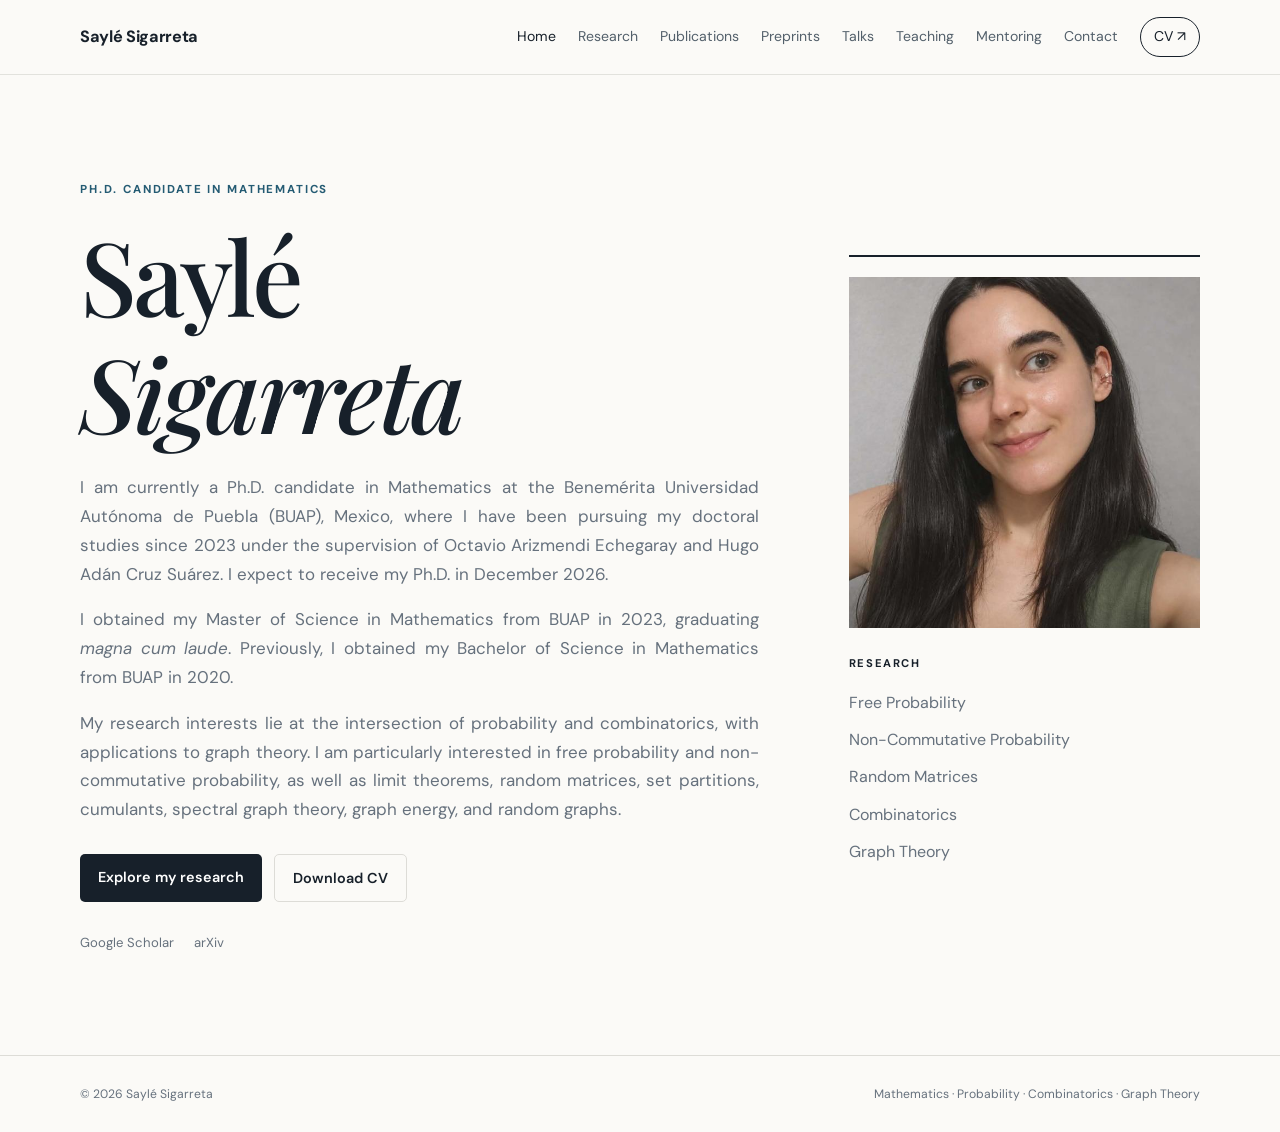
<file: index.html>
<!DOCTYPE html>
<html lang="en">

<head>
  <meta charset="UTF-8">
  <meta name="viewport" content="width=device-width, initial-scale=1.0">

  <meta name="description"
        content="Saylé Sigarreta — Ph.D. Candidate in Mathematics. Probability, combinatorics, free probability, and graph theory.">

  <meta name="author" content="Saylé Sigarreta">

  <title>Saylé Sigarreta | Mathematics</title>

  <link rel="stylesheet" href="css/style.css">
  <link rel="icon" href="assets/favicon.svg" type="image/svg+xml">
</head>

<body>

<header class="site-header">

  <div class="container nav-wrap">

    <a class="brand" href="index.html">
      Saylé Sigarreta
    </a>

    <button
      class="menu-toggle"
      aria-label="Open menu"
      aria-expanded="false">
      ☰
    </button>

    <nav class="nav" aria-label="Main navigation">

      <a class="active" href="index.html">Home</a>
      <a href="research.html">Research</a>
      <a href="publications.html">Publications</a>
      <a href="preprints.html">Preprints</a>
      <a href="talks.html">Talks</a>
      <a href="teaching.html">Teaching</a>
      <a href="mentoring.html">Mentoring</a>
      <a href="contact.html">Contact</a>
      <a class="nav-cv" href="assets/cv.pdf">CV ↗</a>

    </nav>

  </div>

</header>


<main>

<section class="hero">

  <div class="container hero-grid">

    <div>

      <p class="eyebrow">
        Ph.D. Candidate in Mathematics
      </p>

      <h1>
        Saylé<br>
        <span>Sigarreta</span>
      </h1>


      <!-- EDUCATION -->

      <p class="lead">
        I am currently a Ph.D. candidate in Mathematics at the
        Benemérita Universidad Autónoma de Puebla (BUAP), Mexico,
        where I have been pursuing my doctoral studies since 2023
        under the supervision of Octavio Arizmendi Echegaray and
        Hugo Adán Cruz Suárez. I expect to receive my Ph.D. in
        December 2026.
      </p>

      <p class="lead">
        I obtained my Master of Science in Mathematics from BUAP in
        2023, graduating <em>magna cum laude</em>. Previously, I
        obtained my Bachelor of Science in Mathematics from BUAP in
        2020.
      </p>


      <!-- RESEARCH -->

      <p class="lead">
        My research interests lie at the intersection of probability
        and combinatorics, with applications to graph theory. I am
        particularly interested in free probability and
        non-commutative probability, as well as limit theorems,
        random matrices, set partitions, cumulants, spectral graph
        theory, graph energy, and random graphs.
      </p>


      <!-- BUTTONS -->

      <div class="buttons">

        <a class="button primary" href="research.html">
          Explore my research
        </a>

        <a class="button secondary" href="assets/cv.pdf">
          Download CV
        </a>

      </div>


      <!-- QUICK LINKS -->

      <div class="quick-links">

        <a href="#" aria-label="Google Scholar">
          Google Scholar
        </a>

        <a href="#" aria-label="arXiv">
          arXiv
        </a>

      </div>

    </div>


    <!-- RESEARCH CARD -->

    <aside class="hero-card">

      <div class="photo">
  <img src="assets/sayle.jpg" alt="Saylé Sigarreta">
    </div>

      <p class="card-label">
        Research
      </p>

      <ul>
        <li>Free Probability</li>
        <li>Non-Commutative Probability</li>
        <li>Random Matrices</li>
        <li>Combinatorics</li>
        <li>Graph Theory</li>
      </ul>

    </aside>

  </div>

</section>

</main>


<footer class="footer">

  <div class="container footer-inner">

    <span>
      © 2026 Saylé Sigarreta
    </span>

    <span>
      Mathematics · Probability · Combinatorics · Graph Theory
    </span>

  </div>

</footer>


<script src="js/script.js"></script>

</body>
</html>
</file>
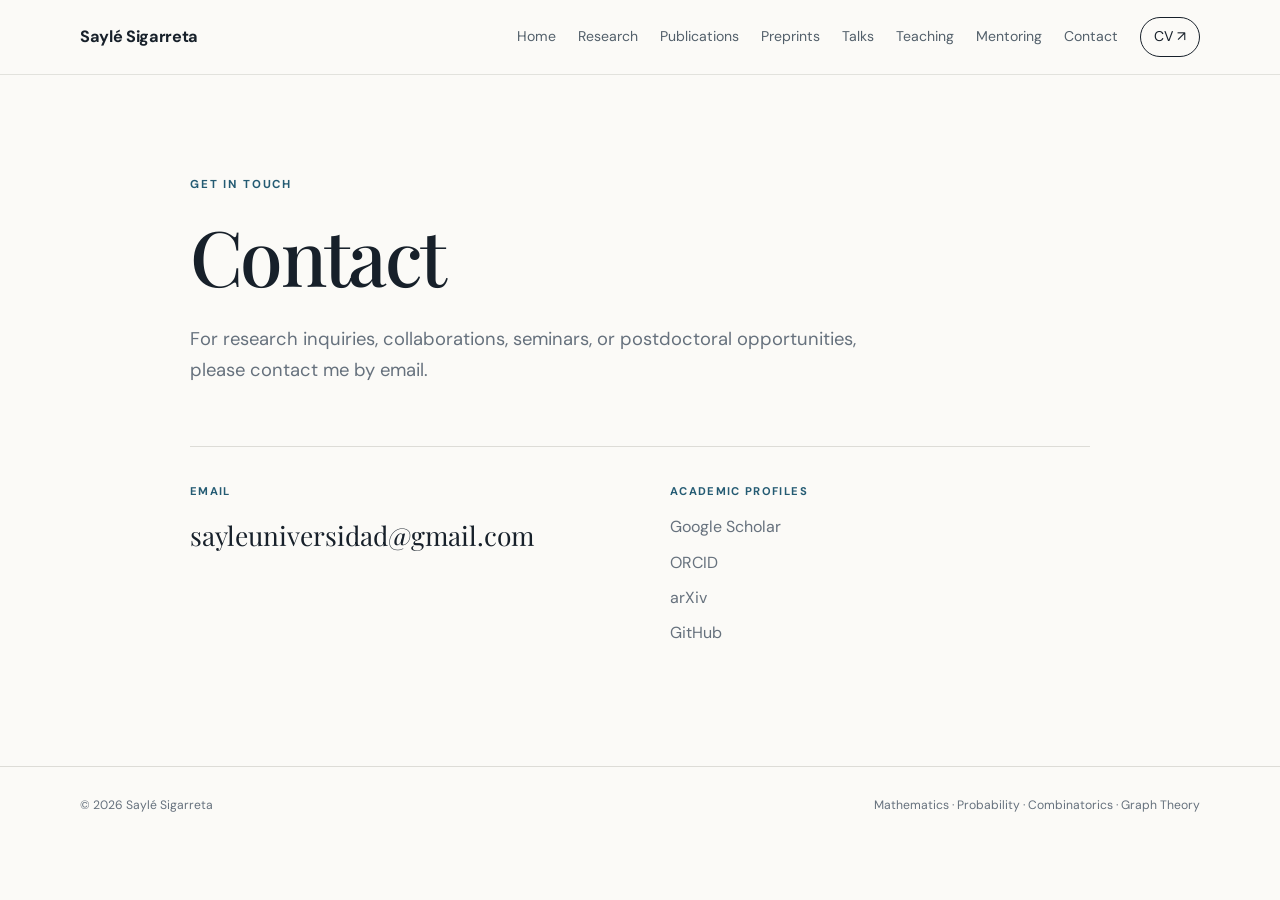
<file: contact.html>
<!DOCTYPE html>
<html lang="en">
<head>
  <meta charset="UTF-8"><meta name="viewport" content="width=device-width, initial-scale=1.0">
  <meta name="description" content="Saylé Sigarreta — Contact.">
  <title>Contact | Saylé Sigarreta</title>
  <link rel="stylesheet" href="css/style.css"><link rel="icon" href="assets/favicon.svg" type="image/svg+xml">
</head>
<body>
<header class="site-header"><div class="container nav-wrap">
<a class="brand" href="index.html">Saylé Sigarreta</a><button class="menu-toggle" aria-label="Open menu" aria-expanded="false">☰</button>
<nav class="nav" aria-label="Main navigation">
<a href="index.html">Home</a><a href="research.html">Research</a><a href="publications.html">Publications</a><a href="preprints.html">Preprints</a><a href="talks.html">Talks</a><a href="teaching.html">Teaching</a><a href="mentoring.html">Mentoring</a><a href="contact.html">Contact</a><a class="nav-cv" href="assets/cv.pdf">CV ↗</a>
</nav></div></header>
<main><section class="page-section"><div class="container narrow"><p class="eyebrow">Get in touch</p>
<h1>Contact</h1>
<p class="page-intro">For research inquiries, collaborations, seminars, or postdoctoral opportunities, please contact me by email.</p>
<div class="contact-grid">
  <div><span class="contact-label">Email</span><a class="big-link" href="mailto:sayleuniversidad@gmail.com">sayleuniversidad@gmail.com</a></div>
  <div><span class="contact-label">Academic profiles</span><div class="contact-links"><a href="#">Google Scholar</a><a href="#">ORCID</a><a href="#">arXiv</a><a href="#">GitHub</a></div></div>
</div></div></section></main>
<footer class="footer"><div class="container footer-inner"><span>© 2026 Saylé Sigarreta</span><span>Mathematics · Probability · Combinatorics · Graph Theory</span></div></footer>
<script src="js/script.js"></script></body></html>
</file>
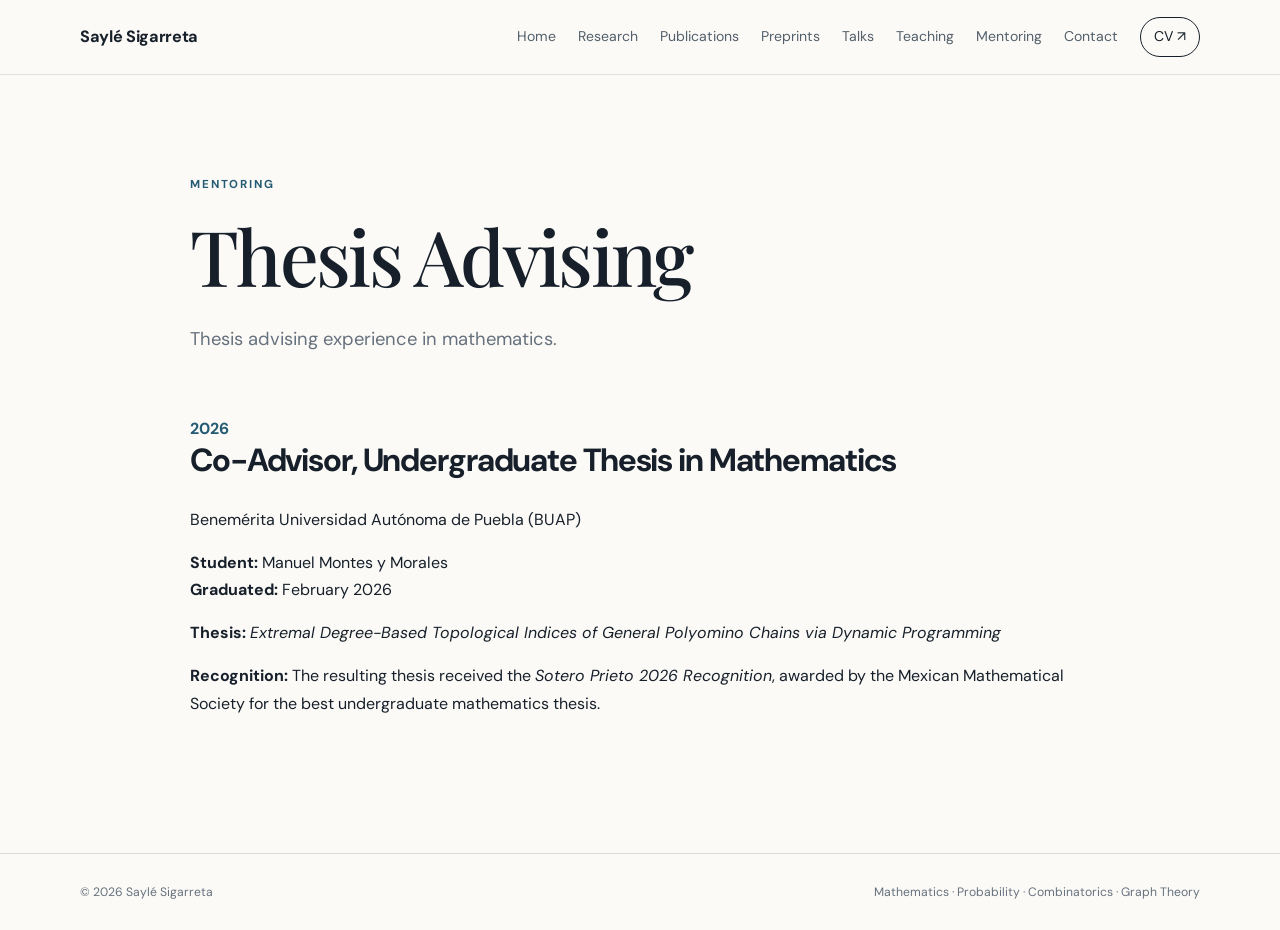
<file: mentoring.html>
<!DOCTYPE html>
<html lang="en">

<head>
  <meta charset="UTF-8">
  <meta name="viewport" content="width=device-width, initial-scale=1.0">

  <meta name="description" content="Saylé Sigarreta — Thesis Advising.">

  <title>Mentoring | Saylé Sigarreta</title>

  <link rel="stylesheet" href="css/style.css">
  <link rel="icon" href="assets/favicon.svg" type="image/svg+xml">
</head>

<body>

<header class="site-header">
  <div class="container nav-wrap">

    <a class="brand" href="index.html">Saylé Sigarreta</a>

    <button
      class="menu-toggle"
      aria-label="Open menu"
      aria-expanded="false">
      ☰
    </button>

    <nav class="nav" aria-label="Main navigation">
      <a href="index.html">Home</a>
      <a href="research.html">Research</a>
      <a href="publications.html">Publications</a>
      <a href="preprints.html">Preprints</a>
      <a href="talks.html">Talks</a>
      <a href="teaching.html">Teaching</a>
      <a href="mentoring.html">Mentoring</a>
      <a href="contact.html">Contact</a>
      <a class="nav-cv" href="assets/cv.pdf">CV ↗</a>
    </nav>

  </div>
</header>

<main>

  <section class="page-section">

    <div class="container narrow">

      <p class="eyebrow">Mentoring</p>

      <h1>Thesis Advising</h1>

      <p class="page-intro">
        Thesis advising experience in mathematics.
      </p>

      <div class="teaching-item">

        <span class="pub-year">2026</span>

        <div>

          <h2>Co-Advisor, Undergraduate Thesis in Mathematics</h2>

          <p class="institution">
            Benemérita Universidad Autónoma de Puebla (BUAP)
          </p>

          <p>
            <strong>Student:</strong>
            Manuel Montes y Morales
            <br>
            <strong>Graduated:</strong>
            February 2026
          </p>

          <p>
            <strong>Thesis:</strong>
            <em>
              Extremal Degree-Based Topological Indices of General
              Polyomino Chains via Dynamic Programming
            </em>
          </p>

          <p class="recognition">
            <strong>Recognition:</strong>
            The resulting thesis received the
            <em>Sotero Prieto 2026 Recognition</em>,
            awarded by the Mexican Mathematical Society for the
            best undergraduate mathematics thesis.
          </p>

        </div>

      </div>

    </div>

  </section>

</main>

<footer class="footer">

  <div class="container footer-inner">

    <span>© 2026 Saylé Sigarreta</span>

    <span>
      Mathematics · Probability · Combinatorics · Graph Theory
    </span>

  </div>

</footer>

<script src="js/script.js"></script>

</body>
</html>
</file>
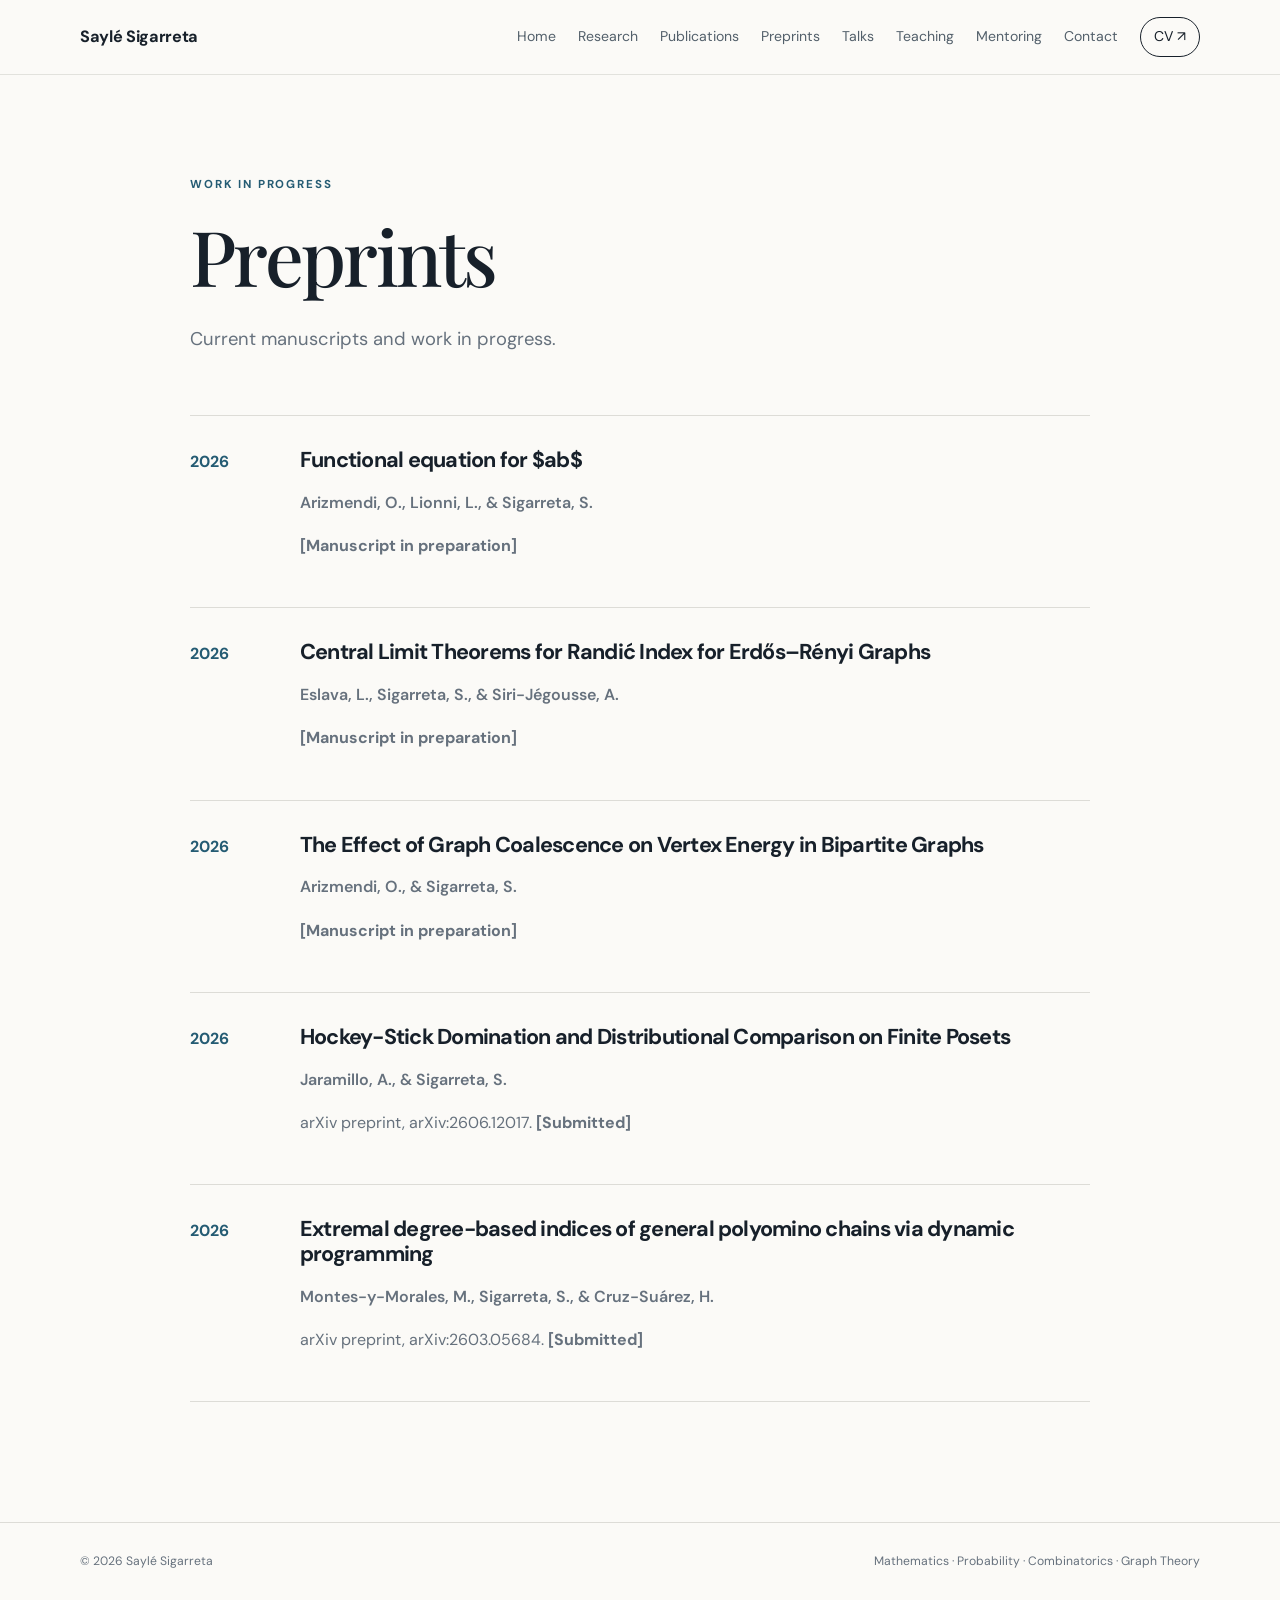
<file: preprints.html>
<!DOCTYPE html>
<html lang="en"> 
<head>
  <meta charset="UTF-8">
  <meta name="viewport" content="width=device-width, initial-scale=1.0">
  <meta name="description" content="Saylé Sigarreta — Preprints.">
  <title>Preprints | Saylé Sigarreta</title>

  <link rel="stylesheet" href="css/style.css">
  <link rel="icon" href="assets/favicon.svg" type="image/svg+xml">
</head>

<body>

<header class="site-header">
  <div class="container nav-wrap">

    <a class="brand" href="index.html">Saylé Sigarreta</a>

    <button
      class="menu-toggle"
      aria-label="Open menu"
      aria-expanded="false">
      ☰
    </button>

    <nav class="nav" aria-label="Main navigation">
      <a href="index.html">Home</a>
      <a href="research.html">Research</a>
      <a href="publications.html">Publications</a>
      <a href="preprints.html">Preprints</a>
      <a href="talks.html">Talks</a>
      <a href="teaching.html">Teaching</a>
      <a href="mentoring.html">Mentoring</a>
      <a href="contact.html">Contact</a>
      <a class="nav-cv" href="assets/cv.pdf">CV ↗</a>
    </nav>

  </div>
</header>

<main>

  <section class="page-section">
    <div class="container narrow">

      <p class="eyebrow">Work in progress</p>

      <h1>Preprints</h1>

      <p class="page-intro">
        Current manuscripts and work in progress.
      </p>


      <!-- 2026 -->
       <div class="publication">

        <span class="pub-year">2026</span>

        <div>
          <h2>
            Functional equation for $ab$
          </h2>

          <p class="authors">
            Arizmendi, O., Lionni, L., &amp; Sigarreta, S.
          </p>

          <p class="journal">
            <strong>[Manuscript in preparation]</strong>
          </p>
        </div>

      </div>


      <div class="publication">

        <span class="pub-year">2026</span>

        <div>
          <h2>
            Central Limit Theorems for Randić Index for Erdős–Rényi Graphs
          </h2>

          <p class="authors">
            Eslava, L., Sigarreta, S., &amp; Siri-Jégousse, A.
          </p>

          <p class="journal">
            <strong>[Manuscript in preparation]</strong>
          </p>
        </div>

      </div>


      <div class="publication">

        <span class="pub-year">2026</span>

        <div>
          <h2>
            The Effect of Graph Coalescence on Vertex Energy in Bipartite Graphs
          </h2>

          <p class="authors">
            Arizmendi, O., &amp; Sigarreta, S.
          </p>

          <p class="journal">
            <strong>[Manuscript in preparation]</strong>
          </p>
        </div>

      </div>

   

      <div class="publication">

        <span class="pub-year">2026</span>

        <div>
          <h2>
            Hockey-Stick Domination and Distributional Comparison on Finite Posets
          </h2>

          <p class="authors">
            Jaramillo, A., &amp; Sigarreta, S.
          </p>

          <p class="journal">
            arXiv preprint, arXiv:2606.12017.
            <strong>[Submitted]</strong>
          </p>
        </div>

      </div>


      <div class="publication">

        <span class="pub-year">2026</span>

        <div>
          <h2>
            Extremal degree-based indices of general polyomino chains via dynamic programming
          </h2>

          <p class="authors">
            Montes-y-Morales, M., Sigarreta, S., &amp; Cruz-Suárez, H.
          </p>

          <p class="journal">
            arXiv preprint, arXiv:2603.05684.
            <strong>[Submitted]</strong>
          </p>
        </div>

      </div>


    
  </section>

</main>

<footer class="footer">
  <div class="container footer-inner">
    <span>© 2026 Saylé Sigarreta</span>
    <span>Mathematics · Probability · Combinatorics · Graph Theory</span>
  </div>
</footer>

<script src="js/script.js"></script>

</body>
</html>
</file>
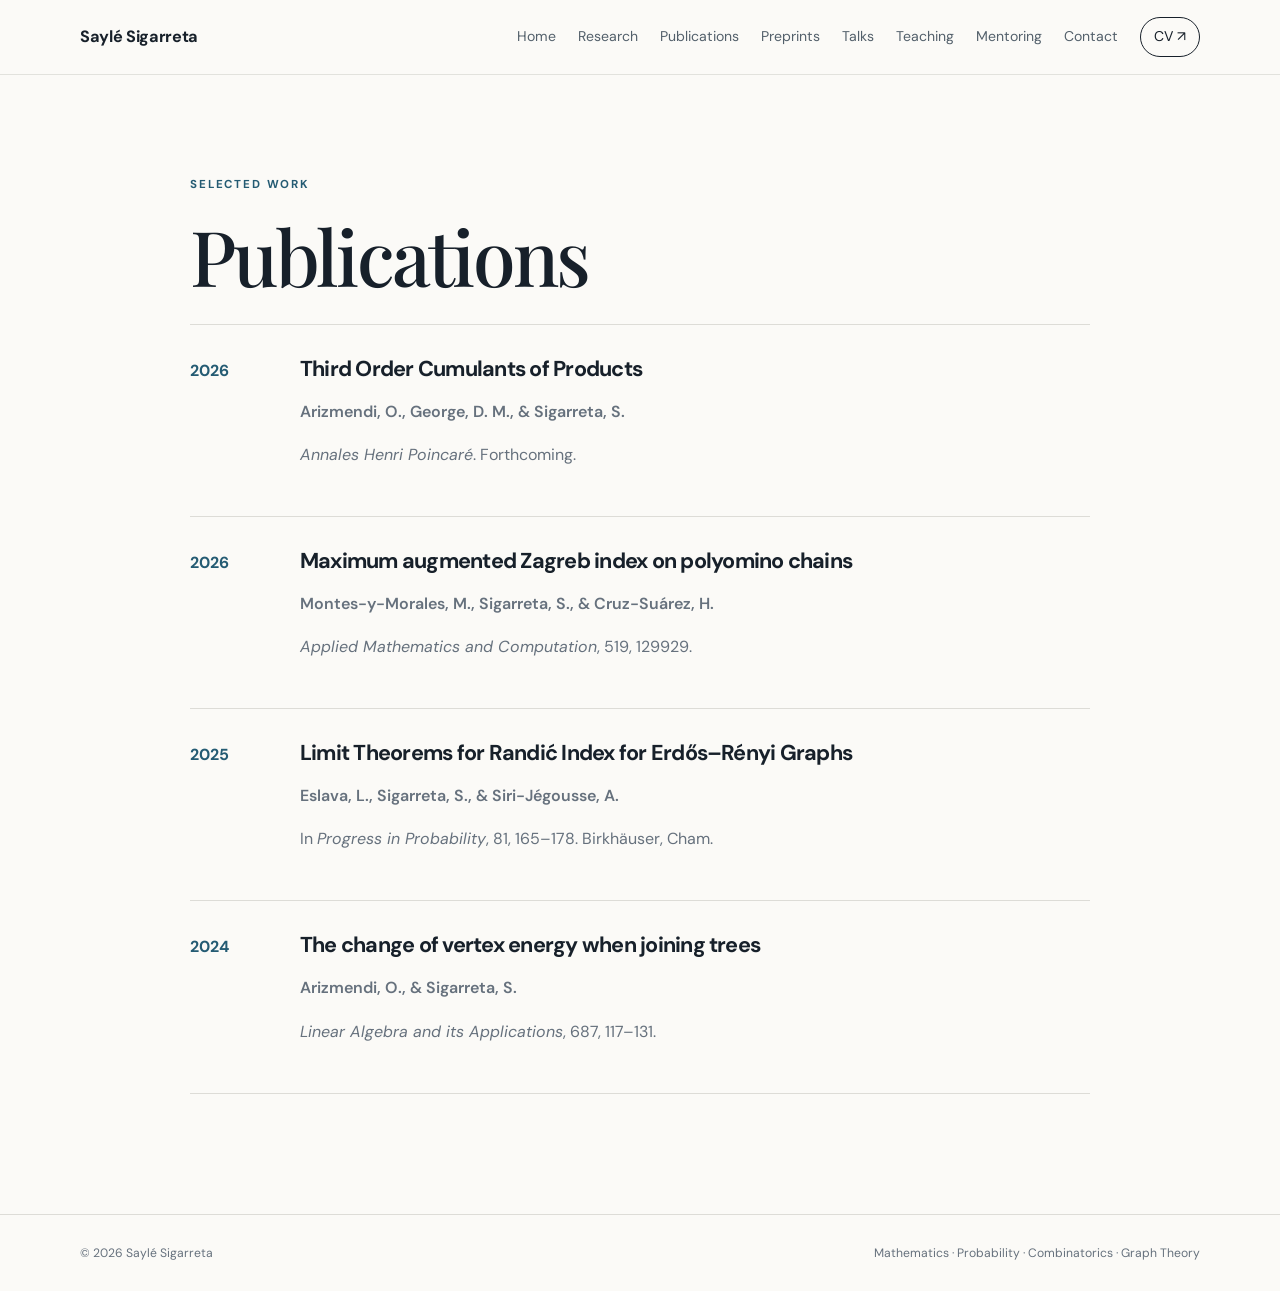
<file: publications.html>
<!DOCTYPE html>
<html lang="en">
<head>
  <meta charset="UTF-8">
  <meta name="viewport" content="width=device-width, initial-scale=1.0">
  <meta name="description" content="Saylé Sigarreta — Publications.">
  <title>Publications | Saylé Sigarreta</title>

  <link rel="stylesheet" href="css/style.css">
  <link rel="icon" href="assets/favicon.svg" type="image/svg+xml">
</head>

<body>

<header class="site-header">
  <div class="container nav-wrap">

    <a class="brand" href="index.html">Saylé Sigarreta</a>

    <button
      class="menu-toggle"
      aria-label="Open menu"
      aria-expanded="false">
      ☰
    </button>

    <nav class="nav" aria-label="Main navigation">
      <a href="index.html">Home</a>
      <a href="research.html">Research</a>
      <a href="publications.html">Publications</a>
      <a href="preprints.html">Preprints</a>
      <a href="talks.html">Talks</a>
      <a href="teaching.html">Teaching</a>
      <a href="mentoring.html">Mentoring</a>
      <a href="contact.html">Contact</a>
      <a class="nav-cv" href="assets/cv.pdf">CV ↗</a>
    </nav>

  </div>
</header>

<main>

  <section class="page-section">
    <div class="container narrow">

      <p class="eyebrow">Selected work</p>

      <h1>Publications</h1>

      <!-- 2026 -->

      <div class="publication">

        <span class="pub-year">2026</span>

        <div>
          <h2>Third Order Cumulants of Products</h2>

          <p class="authors">
            Arizmendi, O., George, D. M., &amp; Sigarreta, S.
          </p>

          <p class="journal">
            <em>Annales Henri Poincaré</em>. Forthcoming.
          </p>
        </div>

      </div>


      <div class="publication">

        <span class="pub-year">2026</span>

        <div>
          <h2>Maximum augmented Zagreb index on polyomino chains</h2>

          <p class="authors">
            Montes-y-Morales, M., Sigarreta, S., &amp; Cruz-Suárez, H.
          </p>

          <p class="journal">
            <em>Applied Mathematics and Computation</em>, 519, 129929.
          </p>
        </div>

      </div>


      <!-- 2025 -->

      <div class="publication">

        <span class="pub-year">2025</span>

        <div>
          <h2>Limit Theorems for Randić Index for Erdős–Rényi Graphs</h2>

          <p class="authors">
            Eslava, L., Sigarreta, S., &amp; Siri-Jégousse, A.
          </p>

          <p class="journal">
            In <em>Progress in Probability</em>, 81, 165–178.
            Birkhäuser, Cham.
          </p>
        </div>

      </div>


      <!-- 2024 -->

      <div class="publication">

        <span class="pub-year">2024</span>

        <div>
          <h2>The change of vertex energy when joining trees</h2>

          <p class="authors">
            Arizmendi, O., &amp; Sigarreta, S.
          </p>

          <p class="journal">
            <em>Linear Algebra and its Applications</em>, 687, 117–131.
          </p>
        </div>

      </div>

    </div>
  </section>

</main>

<footer class="footer">
  <div class="container footer-inner">
    <span>© 2026 Saylé Sigarreta</span>
    <span>Mathematics · Probability · Combinatorics · Graph Theory</span>
  </div>
</footer>

<script src="js/script.js"></script>

</body>
</html>
</file>
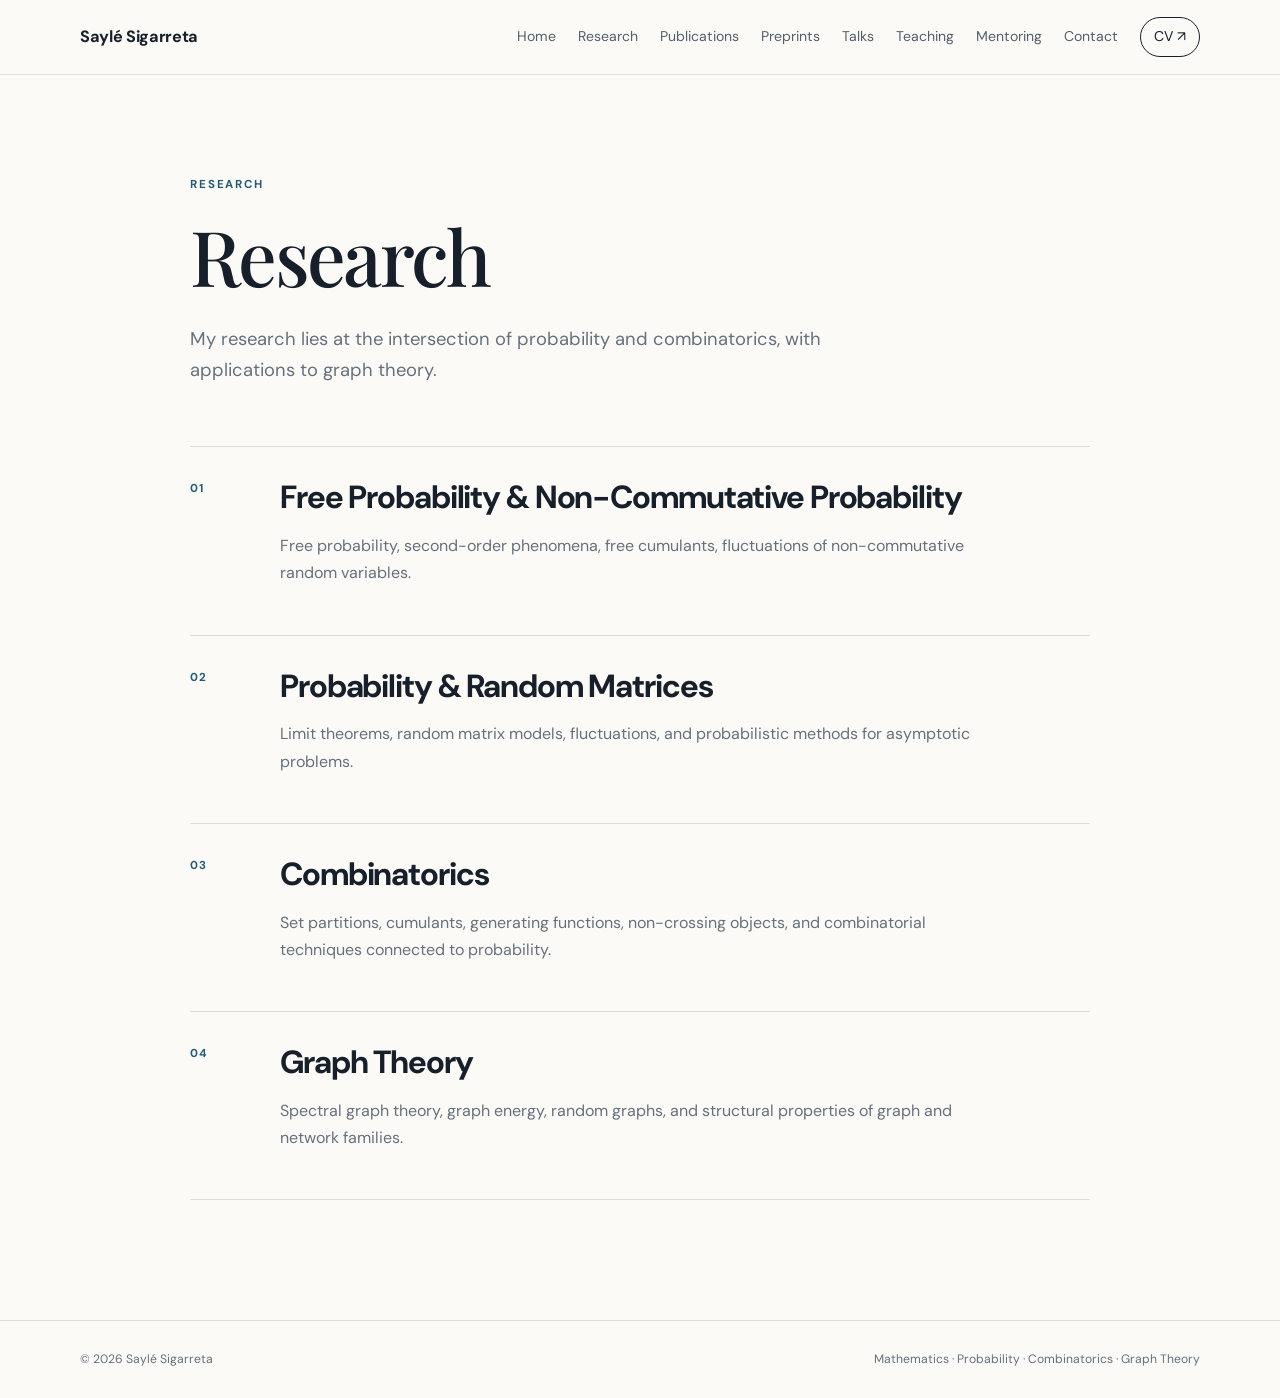
<file: research.html>
<!DOCTYPE html>
<html lang="en">
<head>
  <meta charset="UTF-8"><meta name="viewport" content="width=device-width, initial-scale=1.0">
  <meta name="description" content="Saylé Sigarreta — Research.">
  <title>Research | Saylé Sigarreta</title>
  <link rel="stylesheet" href="css/style.css"><link rel="icon" href="assets/favicon.svg" type="image/svg+xml">
</head>
<body>
<header class="site-header"><div class="container nav-wrap">
<a class="brand" href="index.html">Saylé Sigarreta</a><button class="menu-toggle" aria-label="Open menu" aria-expanded="false">☰</button>
<nav class="nav" aria-label="Main navigation">
<a href="index.html">Home</a><a href="research.html">Research</a><a href="publications.html">Publications</a><a href="preprints.html">Preprints</a><a href="talks.html">Talks</a><a href="teaching.html">Teaching</a><a href="mentoring.html">Mentoring</a><a href="contact.html">Contact</a><a class="nav-cv" href="assets/cv.pdf">CV ↗</a>
</nav></div></header>
<main><section class="page-section"><div class="container narrow"><p class="eyebrow">Research</p>
<h1>Research</h1>
<p class="page-intro">My research lies at the intersection of probability and combinatorics, with applications to graph theory.</p>
<div class="research-list">
  <article><span class="number">01</span><div><h2>Free Probability & Non-Commutative Probability</h2><p>Free probability, second-order phenomena, free cumulants,  fluctuations of non-commutative random variables.</p></div></article>
  <article><span class="number">02</span><div><h2>Probability & Random Matrices</h2><p>Limit theorems, random matrix models, fluctuations, and probabilistic methods for asymptotic problems.</p></div></article>
  <article><span class="number">03</span><div><h2>Combinatorics</h2><p>Set partitions, cumulants, generating functions, non-crossing objects, and combinatorial techniques connected to probability.</p></div></article>
  <article><span class="number">04</span><div><h2>Graph Theory</h2><p>Spectral graph theory, graph energy, random graphs, and structural properties of graph and network families.</p></div></article>
</div></div></section></main>
<footer class="footer"><div class="container footer-inner"><span>© 2026 Saylé Sigarreta</span><span>Mathematics · Probability · Combinatorics · Graph Theory</span></div></footer>
<script src="js/script.js"></script></body></html>
</file>
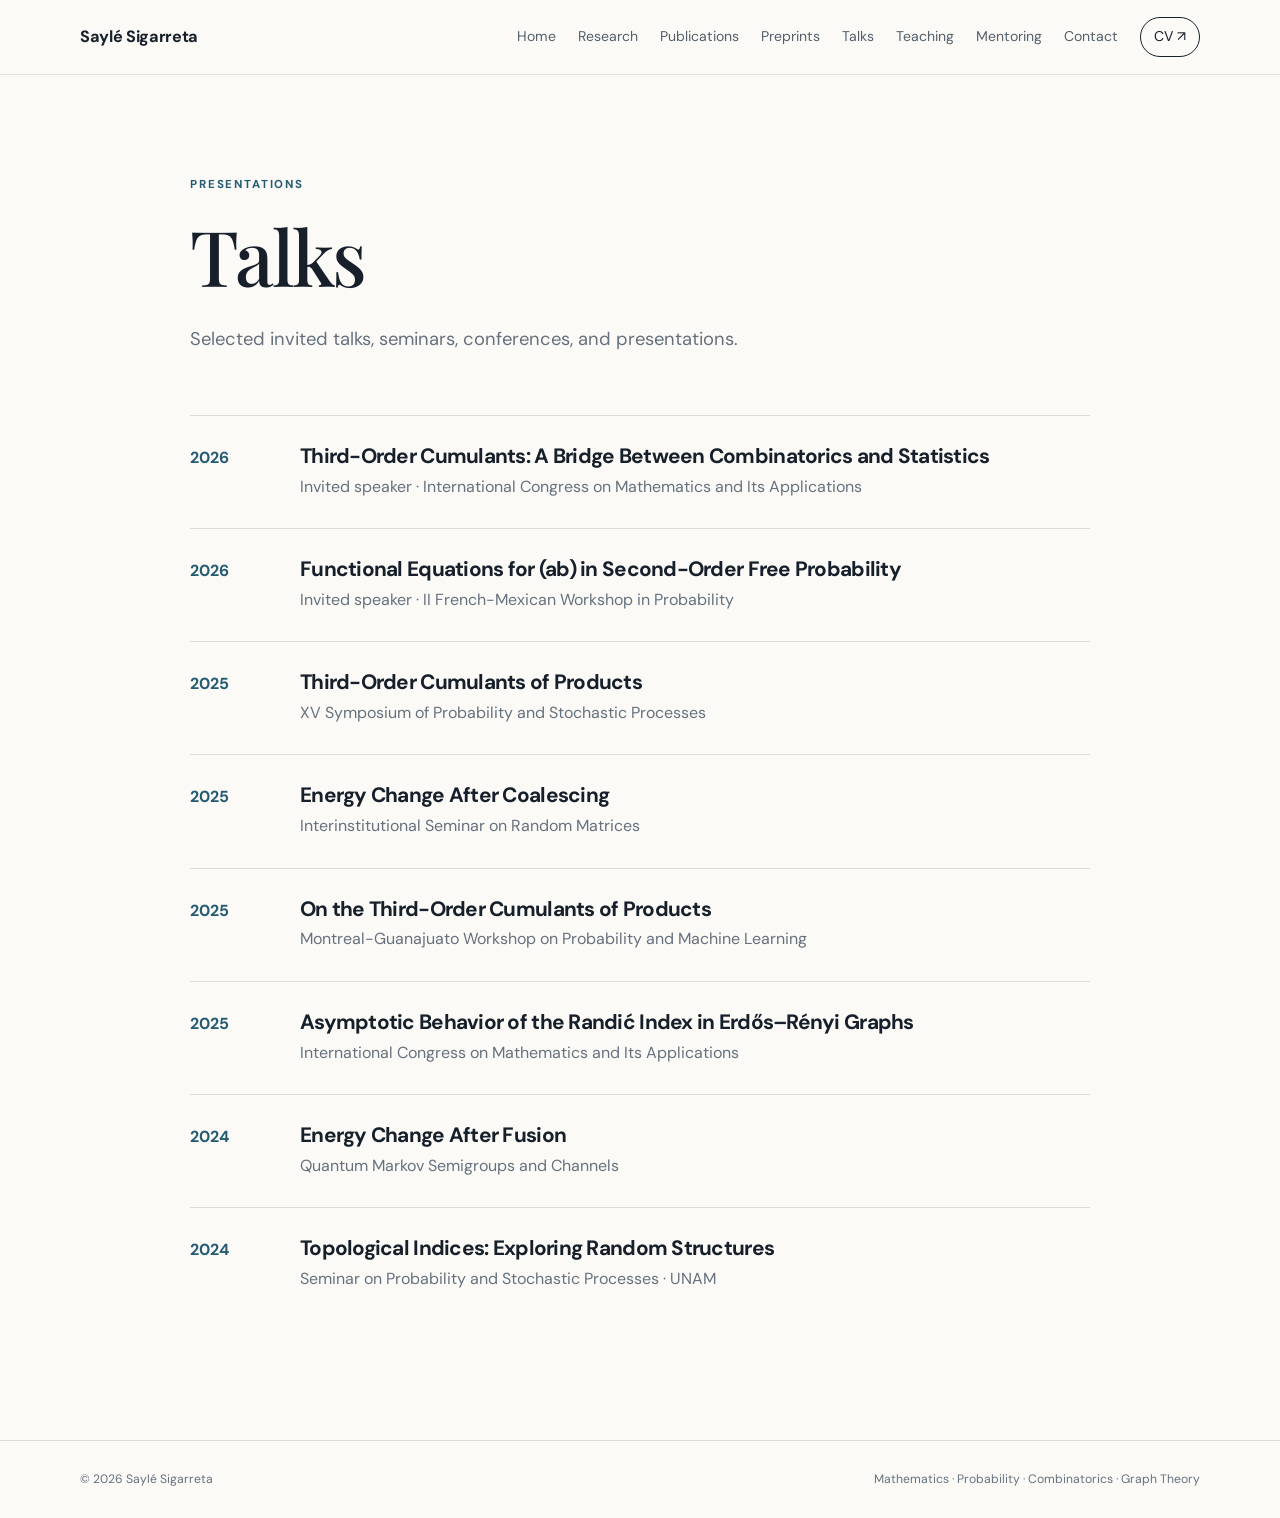
<file: talks.html>
<!DOCTYPE html>
<html lang="en">
<head>
  <meta charset="UTF-8">
  <meta name="viewport" content="width=device-width, initial-scale=1.0">
  <meta name="description" content="Saylé Sigarreta — Talks.">
  <title>Talks | Saylé Sigarreta</title>

  <link rel="stylesheet" href="css/style.css">
  <link rel="icon" href="assets/favicon.svg" type="image/svg+xml">
</head>

<body>

<header class="site-header">
  <div class="container nav-wrap">

    <a class="brand" href="index.html">Saylé Sigarreta</a>

    <button
      class="menu-toggle"
      aria-label="Open menu"
      aria-expanded="false">
      ☰
    </button>

    <nav class="nav" aria-label="Main navigation">
      <a href="index.html">Home</a>
      <a href="research.html">Research</a>
      <a href="publications.html">Publications</a>
      <a href="preprints.html">Preprints</a>
      <a href="talks.html">Talks</a>
      <a href="teaching.html">Teaching</a>
      <a href="mentoring.html">Mentoring</a>
      <a href="contact.html">Contact</a>
      <a class="nav-cv" href="assets/cv.pdf">CV ↗</a>
    </nav>

  </div>
</header>

<main>

  <section class="page-section">
    <div class="container narrow">

      <p class="eyebrow">Presentations</p>

      <h1>Talks</h1>

      <p class="page-intro">
        Selected invited talks, seminars, conferences, and presentations.
      </p>

      <div class="timeline">

        <!-- 2026 -->

        <div>
          <span>2026</span>

          <section>
            <h2>Third-Order Cumulants: A Bridge Between Combinatorics and Statistics</h2>
            <p>
              Invited speaker · International Congress on Mathematics and Its Applications
            </p>
          </section>
        </div>


        <div>
          <span>2026</span>

          <section>
            <h2>Functional Equations for (ab) in Second-Order Free Probability</h2>
            <p>
              Invited speaker · II French-Mexican Workshop in Probability
            </p>
          </section>
        </div>


        <!-- 2025 -->

        <div>
          <span>2025</span>

          <section>
            <h2>Third-Order Cumulants of Products</h2>
            <p>
              XV Symposium of Probability and Stochastic Processes
            </p>
          </section>
        </div>


        <div>
          <span>2025</span>

          <section>
            <h2>Energy Change After Coalescing</h2>
            <p>
              Interinstitutional Seminar on Random Matrices
            </p>
          </section>
        </div>


        <div>
          <span>2025</span>

          <section>
            <h2>On the Third-Order Cumulants of Products</h2>
            <p>
              Montreal-Guanajuato Workshop on Probability and Machine Learning
            </p>
          </section>
        </div>


        <div>
          <span>2025</span>

          <section>
            <h2>Asymptotic Behavior of the Randić Index in Erdős–Rényi Graphs</h2>
            <p>
              International Congress on Mathematics and Its Applications
            </p>
          </section>
        </div>


        <!-- 2024 -->

        <div>
          <span>2024</span>

          <section>
            <h2>Energy Change After Fusion</h2>
            <p>
              Quantum Markov Semigroups and Channels
            </p>
          </section>
        </div>


        <div>
          <span>2024</span>

          <section>
            <h2>Topological Indices: Exploring Random Structures</h2>
            <p>
              Seminar on Probability and Stochastic Processes · UNAM
            </p>
          </section>
        </div>

      </div>

    </div>
  </section>

</main>

<footer class="footer">
  <div class="container footer-inner">
    <span>© 2026 Saylé Sigarreta</span>
    <span>Mathematics · Probability · Combinatorics · Graph Theory</span>
  </div>
</footer>

<script src="js/script.js"></script>

</body>
</html>
</file>
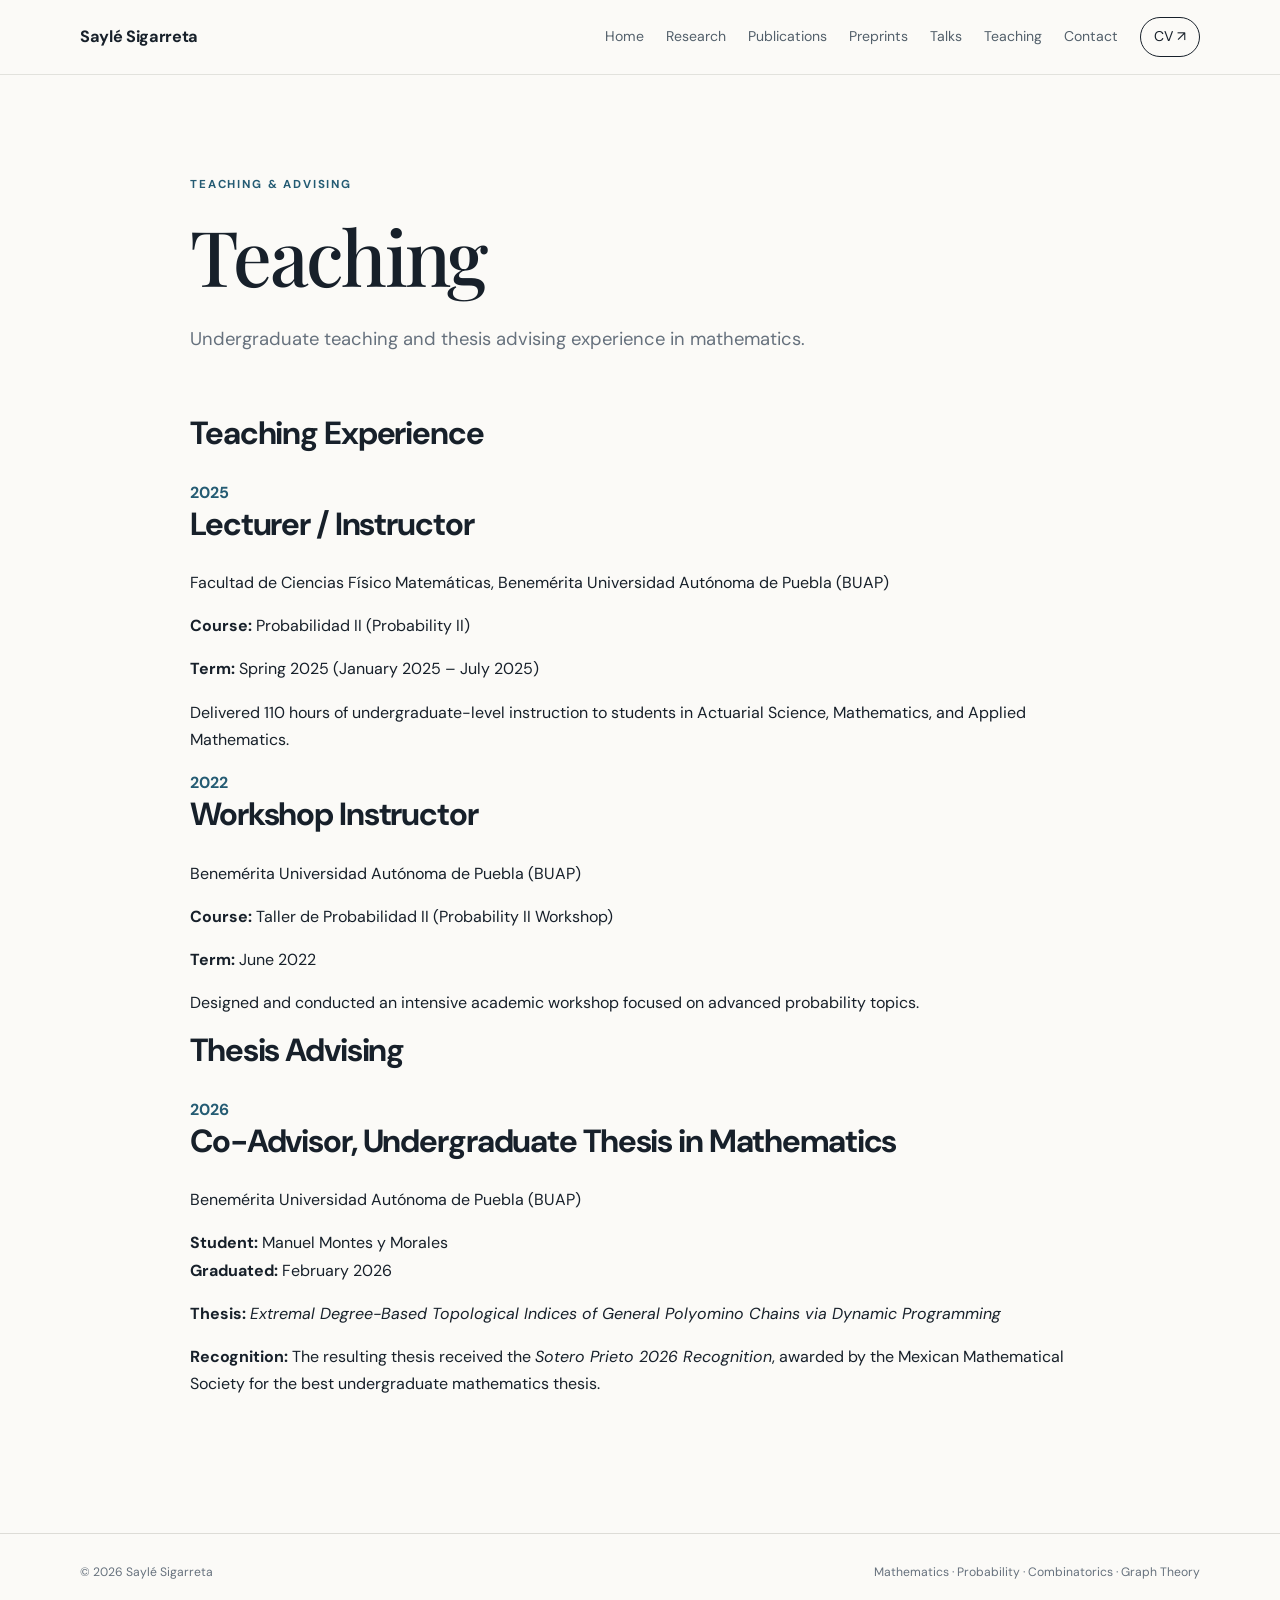
<file: teaching-mentoring.html>
<!DOCTYPE html>
<html lang="en">

<head>
  <meta charset="UTF-8">
  <meta name="viewport" content="width=device-width, initial-scale=1.0">

  <meta name="description" content="Saylé Sigarreta — Teaching and Thesis Advising.">

  <title>Teaching | Saylé Sigarreta</title>

  <link rel="stylesheet" href="css/style.css">
  <link rel="icon" href="assets/favicon.svg" type="image/svg+xml">
</head>

<body>

<header class="site-header">
  <div class="container nav-wrap">

    <a class="brand" href="index.html">Saylé Sigarreta</a>

    <button
      class="menu-toggle"
      aria-label="Open menu"
      aria-expanded="false">
      ☰
    </button>

    <nav class="nav" aria-label="Main navigation">
      <a href="index.html">Home</a>
      <a href="research.html">Research</a>
      <a href="publications.html">Publications</a>
      <a href="preprints.html">Preprints</a>
      <a href="talks.html">Talks</a>
      <a href="teaching.html">Teaching</a>
      <a href="contact.html">Contact</a>
      <a class="nav-cv" href="assets/cv.pdf">CV ↗</a>
    </nav>

  </div>
</header>


<main>

  <section class="page-section">

    <div class="container narrow">

      <p class="eyebrow">Teaching &amp; Advising</p>

      <h1>Teaching</h1>

      <p class="page-intro">
        Undergraduate teaching and thesis advising experience in mathematics.
      </p>


      <!-- ========================= -->
      <!-- TEACHING EXPERIENCE       -->
      <!-- ========================= -->

      <h2 class="section-title">Teaching Experience</h2>


      <div class="teaching-item">

        <span class="pub-year">2025</span>

        <div>

          <h2>Lecturer / Instructor</h2>

          <p class="institution">
            Facultad de Ciencias Físico Matemáticas,
            Benemérita Universidad Autónoma de Puebla (BUAP)
          </p>

          <p>
            <strong>Course:</strong> Probabilidad II (Probability II)
          </p>

          <p>
            <strong>Term:</strong> Spring 2025
            (January 2025 – July 2025)
          </p>

          <p>
            Delivered 110 hours of undergraduate-level instruction
            to students in Actuarial Science, Mathematics, and
            Applied Mathematics.
          </p>

        </div>

      </div>


      <div class="teaching-item">

        <span class="pub-year">2022</span>

        <div>

          <h2>Workshop Instructor</h2>

          <p class="institution">
            Benemérita Universidad Autónoma de Puebla (BUAP)
          </p>

          <p>
            <strong>Course:</strong> Taller de Probabilidad II
            (Probability II Workshop)
          </p>

          <p>
            <strong>Term:</strong> June 2022
          </p>

          <p>
            Designed and conducted an intensive academic workshop
            focused on advanced probability topics.
          </p>

        </div>

      </div>


      <!-- ========================= -->
      <!-- THESIS ADVISING           -->
      <!-- ========================= -->

      <h2 class="section-title">Thesis Advising</h2>


      <div class="teaching-item">

        <span class="pub-year">2026</span>

        <div>

          <h2>Co-Advisor, Undergraduate Thesis in Mathematics</h2>

          <p class="institution">
            Benemérita Universidad Autónoma de Puebla (BUAP)
          </p>

          <p>
            <strong>Student:</strong> Manuel Montes y Morales
            <br>
            <strong>Graduated:</strong> February 2026
          </p>

          <p>
            <strong>Thesis:</strong>
            <em>
              Extremal Degree-Based Topological Indices of General
              Polyomino Chains via Dynamic Programming
            </em>
          </p>

          <p class="recognition">
            <strong>Recognition:</strong>
            The resulting thesis received the
            <em>Sotero Prieto 2026 Recognition</em>,
            awarded by the Mexican Mathematical Society for the
            best undergraduate mathematics thesis.
          </p>

        </div>

      </div>


     



    </div>

  </section>

</main>


<footer class="footer">

  <div class="container footer-inner">

    <span>© 2026 Saylé Sigarreta</span>

    <span>
      Mathematics · Probability · Combinatorics · Graph Theory
    </span>

  </div>

</footer>


<script src="js/script.js"></script>

</body>
</html>
</file>
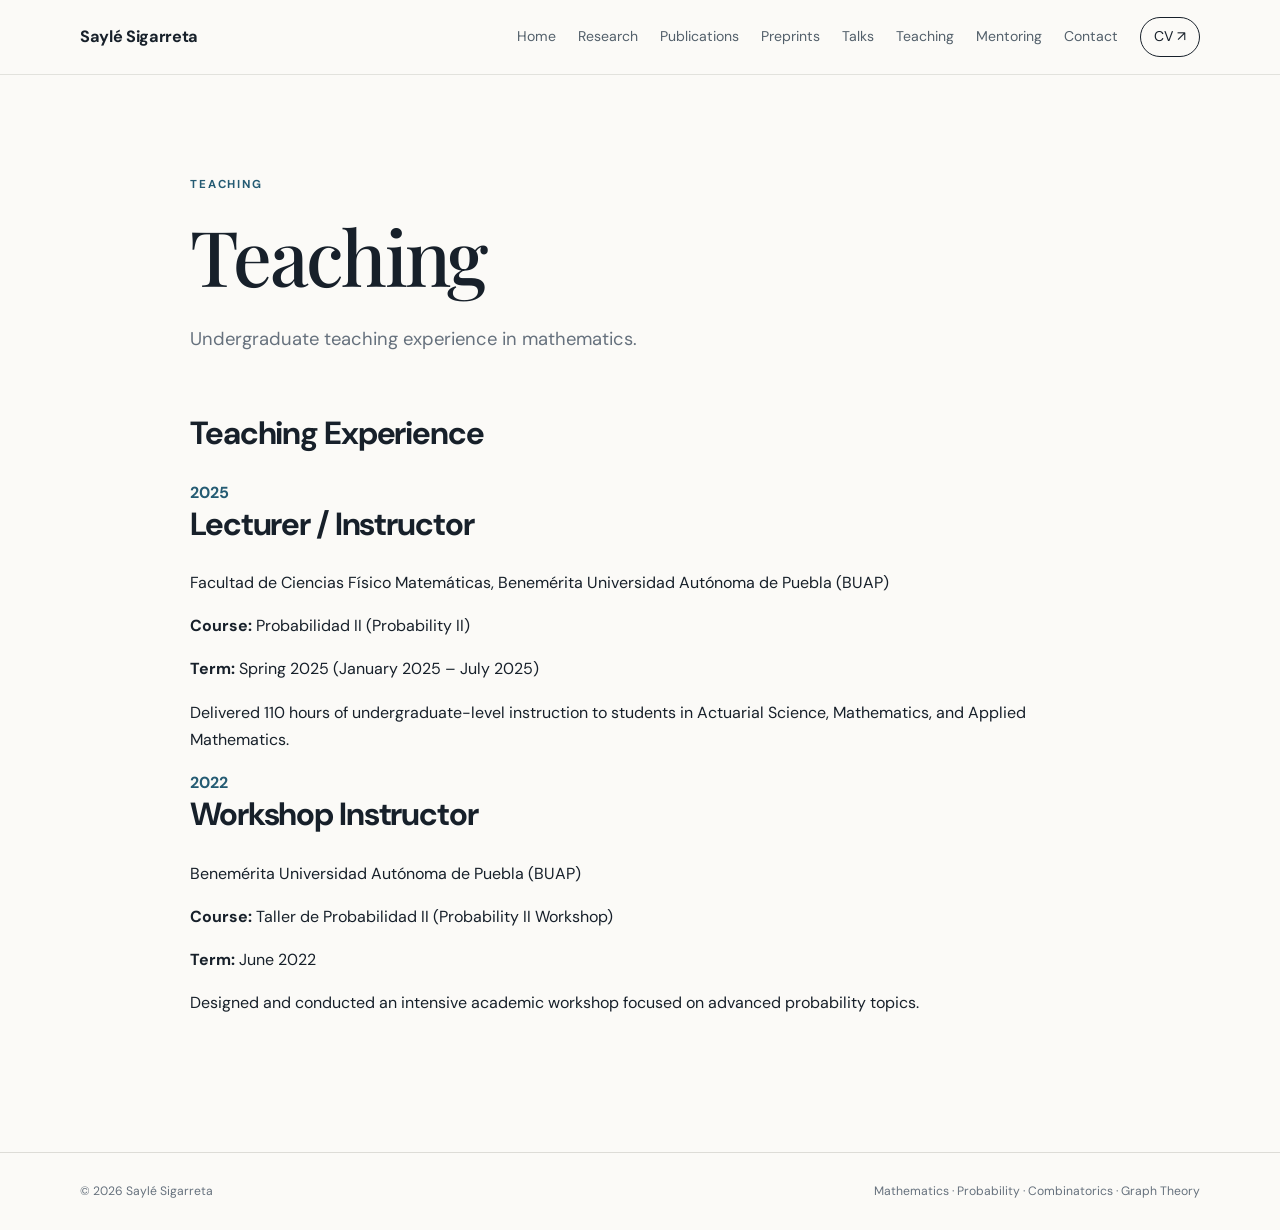
<file: teaching.html>
<!DOCTYPE html>
<html lang="en">

<head>
  <meta charset="UTF-8">
  <meta name="viewport" content="width=device-width, initial-scale=1.0">

  <meta name="description" content="Saylé Sigarreta — Teaching.">

  <title>Teaching| Saylé Sigarreta</title>

  <link rel="stylesheet" href="css/style.css">
  <link rel="icon" href="assets/favicon.svg" type="image/svg+xml">
</head>

<body>

<header class="site-header">
  <div class="container nav-wrap">

    <a class="brand" href="index.html">Saylé Sigarreta</a>

    <button
      class="menu-toggle"
      aria-label="Open menu"
      aria-expanded="false">
      ☰
    </button>

    <nav class="nav" aria-label="Main navigation">
      <a href="index.html">Home</a>
      <a href="research.html">Research</a>
      <a href="publications.html">Publications</a>
      <a href="preprints.html">Preprints</a>
      <a href="talks.html">Talks</a>
      <a href="teaching.html">Teaching</a>
      <a href="mentoring.html">Mentoring</a>
      <a href="contact.html">Contact</a>
      <a class="nav-cv" href="assets/cv.pdf">CV ↗</a>
    </nav>

  </div>
</header>


<main>

  <section class="page-section">

    <div class="container narrow">

      <p class="eyebrow">Teaching</p>

      <h1>Teaching</h1>

      <p class="page-intro">
        Undergraduate teaching experience in mathematics.
      </p>


      <!-- ========================= -->
      <!-- TEACHING EXPERIENCE       -->
      <!-- ========================= -->

      <h2 class="section-title">Teaching Experience</h2>


      <div class="teaching-item">

        <span class="pub-year">2025</span>

        <div>

          <h2>Lecturer / Instructor</h2>

          <p class="institution">
            Facultad de Ciencias Físico Matemáticas,
            Benemérita Universidad Autónoma de Puebla (BUAP)
          </p>

          <p>
            <strong>Course:</strong> Probabilidad II (Probability II)
          </p>

          <p>
            <strong>Term:</strong> Spring 2025
            (January 2025 – July 2025)
          </p>

          <p>
            Delivered 110 hours of undergraduate-level instruction
            to students in Actuarial Science, Mathematics, and
            Applied Mathematics.
          </p>

        </div>

      </div>


      <div class="teaching-item">

        <span class="pub-year">2022</span>

        <div>

          <h2>Workshop Instructor</h2>

          <p class="institution">
            Benemérita Universidad Autónoma de Puebla (BUAP)
          </p>

          <p>
            <strong>Course:</strong> Taller de Probabilidad II
            (Probability II Workshop)
          </p>

          <p>
            <strong>Term:</strong> June 2022
          </p>

          <p>
            Designed and conducted an intensive academic workshop
            focused on advanced probability topics.
          </p>

        </div>

      </div>


     


     



    </div>

  </section>

</main>


<footer class="footer">

  <div class="container footer-inner">

    <span>© 2026 Saylé Sigarreta</span>

    <span>
      Mathematics · Probability · Combinatorics · Graph Theory
    </span>

  </div>

</footer>


<script src="js/script.js"></script>

</body>
</html>
</file>
<file: css/style.css>
@import url('https://fonts.googleapis.com/css2?family=DM+Sans:wght@400;500;600;700&family=Playfair+Display:wght@500;600&display=swap');

:root {
  --ink: #17202a;
  --muted: #66717d;
  --paper: #fbfaf7;
  --soft: #f1f0ec;
  --line: #dddcd7;
  --accent: #245b73;
  --accent2: #d9e7ec;
  --max: 1120px;
}

* {
  box-sizing: border-box;
}

html {
  scroll-behavior: smooth;
}

body {
  margin: 0;
  background: var(--paper);
  color: var(--ink);
  font-family: "DM Sans", system-ui, sans-serif;
  line-height: 1.7;
}

a {
  color: inherit;
  text-decoration: none;
}

a:hover {
  color: var(--accent);
}

.container {
  width: min(calc(100% - 40px), var(--max));
  margin: auto;
}

.narrow {
  max-width: 900px;
}


/* =========================
   HEADER / NAVIGATION
   ========================= */

.site-header {
  position: sticky;
  top: 0;
  z-index: 20;
  background: rgba(251, 250, 247, .94);
  backdrop-filter: blur(12px);
  border-bottom: 1px solid rgba(221, 220, 215, .8);
}

.nav-wrap {
  min-height: 74px;
  display: flex;
  align-items: center;
  justify-content: space-between;
}

.brand {
  font-weight: 700;
  font-size: 1.02rem;
  letter-spacing: -.02em;
}

.nav {
  display: flex;
  gap: 22px;
  align-items: center;
  font-size: .88rem;
  color: #53606b;
}

.nav a {
  padding: 7px 0;
}

.nav a.active {
  color: var(--ink);
}

.nav-cv {
  border: 1px solid var(--ink);
  padding: 7px 13px !important;
  border-radius: 999px;
  color: var(--ink) !important;
}

.menu-toggle {
  display: none;
  background: none;
  border: 0;
  font-size: 1.5rem;
}


/* =========================
   HOME / HERO
   ========================= */

.hero {
  padding: 105px 0 100px;
}

.hero-grid {
  display: grid;
  grid-template-columns: 1.45fr .75fr;
  gap: 90px;
  align-items: center;
}

.eyebrow {
  text-transform: uppercase;
  letter-spacing: .16em;
  font-size: .72rem;
  font-weight: 700;
  color: var(--accent);
  margin: 0 0 16px;
}

h1,
h2,
h3 {
  line-height: 1.15;
  letter-spacing: -.035em;
  margin-top: 0;
}

h1 {
  font-family: "Playfair Display", Georgia, serif;
  font-size: clamp(3.8rem, 8vw, 7rem);
  font-weight: 500;
  margin-bottom: 22px;
}

h1 span {
  font-style: italic;
}

h2 {
  font-size: 2rem;
}

h3 {
  font-size: 1.2rem;
}

.hero-text {
  font-size: 1.08rem;
  color: var(--accent);
  font-weight: 600;
}


/* =========================
   MAIN TEXT
   ========================= */

.lead {
  font-size: 1.06rem;
  color: var(--muted);
  max-width: 680px;
  text-align: justify;
  text-justify: inter-word;
}


/* =========================
   BUTTONS
   ========================= */

.buttons {
  display: flex;
  gap: 12px;
  margin: 30px 0;
}

.button {
  padding: 11px 18px;
  border-radius: 5px;
  font-size: .9rem;
  font-weight: 600;
}

.primary {
  background: var(--ink);
  color: white;
}

.primary:hover {
  background: var(--accent);
  color: white;
}

.secondary {
  border: 1px solid var(--line);
}


/* =========================
   QUICK LINKS
   ========================= */

.quick-links {
  display: flex;
  gap: 20px;
  font-size: .82rem;
  color: var(--muted);
  flex-wrap: wrap;
}


/* =========================
   HERO CARD / PHOTO
   ========================= */

.hero-card {
  border-top: 2px solid var(--ink);
  padding-top: 20px;
}

.photo {
  aspect-ratio: 1 / 1;
  overflow: hidden;
  margin-bottom: 26px;
}

.photo img {
  width: 100%;
  height: 100%;
  object-fit: cover;
  display: block;
}

.card-label {
  font-size: .7rem;
  text-transform: uppercase;
  letter-spacing: .14em;
  font-weight: 700;
}

.hero-card ul {
  padding: 0;
  list-style: none;
  margin: 10px 0;
}

.hero-card li {
  padding: 5px 0;
  color: var(--muted);
}


/* =========================
   SECTIONS
   ========================= */

.section {
  padding: 95px 0;
}

.section-soft {
  background: var(--soft);
}

.section-heading {
  margin-bottom: 35px;
}


/* =========================
   CARDS
   ========================= */

.cards {
  display: grid;
  grid-template-columns: repeat(3, 1fr);
  gap: 20px;
}

.card {
  border: 1px solid var(--line);
  background: var(--paper);
  padding: 28px;
}

.number {
  font-size: .72rem;
  color: var(--accent);
  font-weight: 700;
  letter-spacing: .1em;
}

.card p,
.text-column p {
  color: var(--muted);
}


/* =========================
   SPLIT SECTIONS
   ========================= */

.split {
  display: grid;
  grid-template-columns: 1fr 1fr;
  gap: 90px;
}

.text-link {
  font-weight: 700;
  color: var(--accent);
}


/* =========================
   GENERAL PAGES
   ========================= */

.page-section {
  padding: 100px 0 120px;
}

.page-section h1 {
  font-size: clamp(3rem, 6vw, 5.5rem);
  margin-bottom: 25px;
}

.page-intro {
  font-size: 1.15rem;
  color: var(--muted);
  max-width: 720px;
  margin-bottom: 60px;
}


/* =========================
   RESEARCH
   ========================= */

.research-list article {
  display: grid;
  grid-template-columns: 70px 1fr;
  gap: 20px;
  padding: 32px 0;
  border-top: 1px solid var(--line);
}

.research-list article:last-child {
  border-bottom: 1px solid var(--line);
}

.research-list h2 {
  margin-bottom: 10px;
}

.research-list p {
  color: var(--muted);
  max-width: 720px;
}


/* =========================
   PUBLICATIONS
   ========================= */

.publication {
  display: grid;
  grid-template-columns: 90px 1fr;
  gap: 20px;
  padding: 32px 0;
  border-top: 1px solid var(--line);
}

.publication:last-of-type {
  border-bottom: 1px solid var(--line);
}

.pub-year {
  font-weight: 700;
  color: var(--accent);
}

.publication h2 {
  font-size: 1.35rem;
  margin-bottom: 8px;
}

.authors {
  font-weight: 600;
}

.publication p {
  color: var(--muted);
}

.pub-links {
  display: flex;
  gap: 18px;
  font-size: .82rem;
  font-weight: 700;
}

.pub-links a {
  color: var(--accent);
}

.note {
  font-size: .85rem;
  color: var(--muted);
  margin-top: 25px;
}


/* =========================
   TIMELINE
   ========================= */

.timeline > div {
  display: grid;
  grid-template-columns: 90px 1fr;
  gap: 20px;
  padding: 28px 0;
  border-top: 1px solid var(--line);
}

.timeline span {
  font-weight: 700;
  color: var(--accent);
}

.timeline h2 {
  font-size: 1.3rem;
  margin-bottom: 5px;
}

.timeline p {
  margin: 0;
  color: var(--muted);
}


/* =========================
   TEACHING
   ========================= */

.teaching-grid {
  display: grid;
  grid-template-columns: 1fr 1fr;
  gap: 20px;
}

.teaching-grid .card {
  background: transparent;
}


/* =========================
   CONTACT
   ========================= */

.contact-grid {
  display: grid;
  grid-template-columns: 1fr 1fr;
  gap: 60px;
  border-top: 1px solid var(--line);
  padding-top: 35px;
}

.contact-label {
  display: block;
  text-transform: uppercase;
  letter-spacing: .12em;
  font-size: .7rem;
  font-weight: 700;
  color: var(--accent);
  margin-bottom: 12px;
}

.big-link {
  font-family: "Playfair Display";
  font-size: 1.65rem;
}

.contact-links {
  display: flex;
  flex-direction: column;
  gap: 8px;
  color: var(--muted);
}


/* =========================
   FOOTER
   ========================= */

.footer {
  border-top: 1px solid var(--line);
  padding: 28px 0;
  font-size: .76rem;
  color: var(--muted);
}

.footer-inner {
  display: flex;
  justify-content: space-between;
  gap: 20px;
}


/* =========================
   MOBILE
   ========================= */

@media (max-width: 800px) {

  .nav {
    display: none;
    position: absolute;
    left: 0;
    right: 0;
    top: 74px;
    background: var(--paper);
    border-bottom: 1px solid var(--line);
    padding: 15px 20px;
    flex-direction: column;
    align-items: flex-start;
    gap: 5px;
  }

  .nav.open {
    display: flex;
  }

  .menu-toggle {
    display: block;
  }

  .hero {
    padding: 70px 0;
  }

  .hero-grid,
  .split,
  .contact-grid {
    grid-template-columns: 1fr;
    gap: 45px;
  }

  .cards,
  .teaching-grid {
    grid-template-columns: 1fr;
  }

  .hero-card {
    max-width: 430px;
  }

  .footer-inner {
    flex-direction: column;
  }

  .page-section {
    padding: 70px 0;
  }

  .publication,
  .research-list article,
  .timeline > div {
    grid-template-columns: 55px 1fr;
  }
}


/* =========================
   REDUCED MOTION
   ========================= */

@media (prefers-reduced-motion: no-preference) {

  a,
  .button {
    transition:
      color .2s,
      background .2s,
      border-color .2s;
  }

}
</file>
